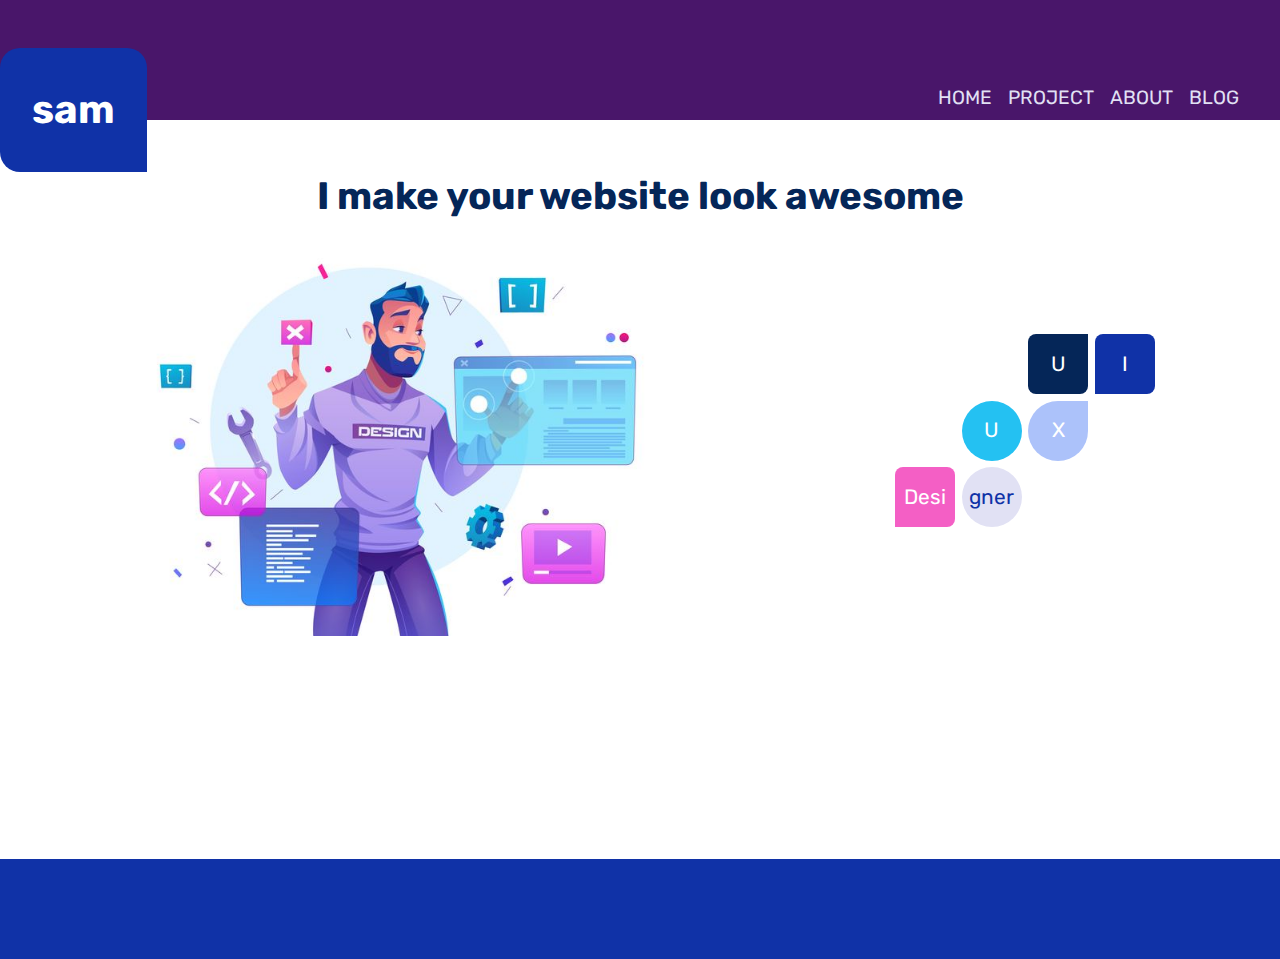
<file: index.html>
<!DOCTYPE html>
<html lang="en">
  <head>
    <meta charset="UTF-8" />
    <meta http-equiv="X-UA-Compatible" content="IE=edge" />
    <meta name="viewport" content="width=device-width, initial-scale=1.0" />
    <title>Home || page</title>
    <!-- css link -->
    <link rel="stylesheet" href="./css/main.css" />
    <!-- fontawesome -->
    <link
      rel="stylesheet"
      href="https://cdnjs.cloudflare.com/ajax/libs/font-awesome/5.15.3/css/all.min.css"
      integrity="sha512-iBBXm8fW90+nuLcSKlbmrPcLa0OT92xO1BIsZ+ywDWZCvqsWgccV3gFoRBv0z+8dLJgyAHIhR35VZc2oM/gI1w=="
      crossorigin="anonymous"
    />
  </head>
  <body>
    <!-- heaeder -->
    <header class="header">
      <div class="container">
        <div class="content">
          <div class="logo-container">
            <h2 class="logo">sam</h2>
          </div>
          <!-- navbar -->
          <div class="nav-container">
            <input type="checkbox" class="hamburger-menu" id="hamburger-menu" />
            <nav class="navbar">
              <ul class="navbar-items">
                <li class="navbar-item">
                  <a href="index.html" class="navbar-link">Home</a>
                </li>
                <li class="navbar-item">
                  <a href="project.html" class="navbar-link">project</a>
                </li>
                <li class="navbar-item">
                  <a href="about.html" class="navbar-link">about</a>
                </li>
                <li class="navbar-item">
                  <a href="blog.html" class="navbar-link">blog</a>
                </li>
              </ul>
            </nav>
            <label for="hamburger-menu" class="hamburger-box">
              <div class="menu"></div>
            </label>
          </div>
          <!-- end of navbar -->
        </div>
      </div>
    </header>
    <!-- end of header -->
    <!-- hero section -->
    <section class="hero">
      <div class="container">
        <h1 class="hero-title">I make your website look awesome</h1>
        <div class="hero-content">
          <div class="hero-img-container">
            <img
              src="./img/web-developement.jpg"
              alt="web-developement photo"
              class="hero-photo"
            />
          </div>
          <div class="hero-boxes">
            <div class="box box-1"><p>U</p></div>
            <div class="box box-2"><p>I</p></div>
            <div class="box box-3"><p>U</p></div>
            <div class="box box-4"><p>X</p></div>
            <div class="box box-5"><p>Desi</p></div>
            <div class="box box-6"><p>gner</p></div>
          </div>
        </div>
      </div>
    </section>
    <!-- end of hero section -->
    <!-- footer -->
    <footer class="footer">
      <div class="container">
        <div class="footer-content">
          <!-- footer icons -->
          <div class="footer-icon">
            <a
              href="https://www.instagram.com/samanfyz68/"
              target="_blank"
              class="footer-link"
            >
              <i class="fab fa-instagram"></i>
            </a>
          </div>
          <div class="footer-icon">
            <a
              href="https://www.facebook.com/profile.php?id=100023466693218"
              target="_blank"
              class="footer-link"
              ><i class="fab fa-facebook"></i
            ></a>
          </div>
          <div class="footer-icon">
            <a
              href="https://twitter.com/Saman27858105"
              target="_blank"
              class="footer-link"
              ><i class="fab fa-twitter"></i
            ></a>
          </div>
          <div class="footer-icon">
            <a
              href="https://github.com/saman-zdf"
              target="_blank"
              class="footer-link"
              ><i class="fab fa-github"></i
            ></a>
          </div>
        </div>
      </div>
    </footer>
  </body>
</html>
</file>
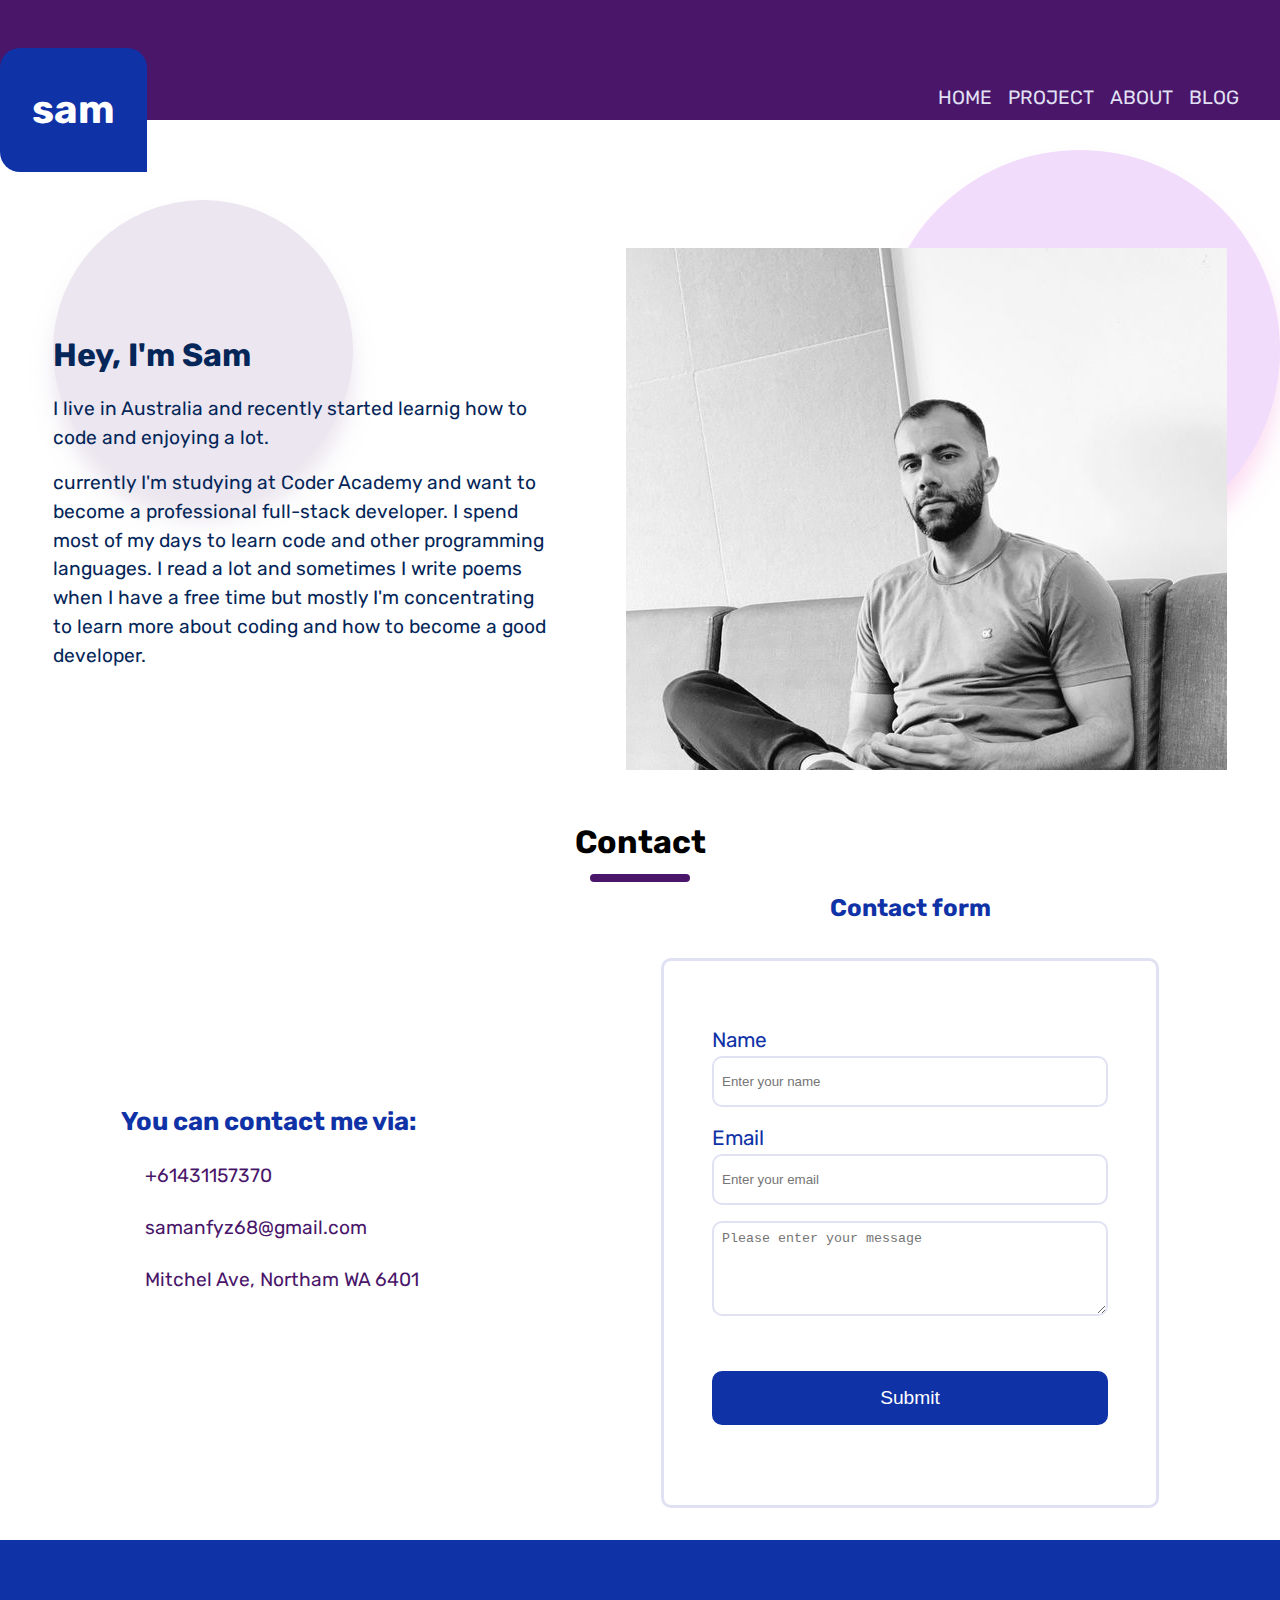
<file: about.html>
<!DOCTYPE html>
<html lang="en">
  <head>
    <meta charset="UTF-8" />
    <meta http-equiv="X-UA-Compatible" content="IE=edge" />
    <meta name="viewport" content="width=device-width, initial-scale=1.0" />
    <title>About || page</title>
    <!-- css link -->
    <link rel="stylesheet" href="./css/main.css" />
    <!-- fontawesome -->
    <link
      rel="stylesheet"
      href="https://cdnjs.cloudflare.com/ajax/libs/font-awesome/5.15.3/css/all.min.css"
      integrity="sha512-iBBXm8fW90+nuLcSKlbmrPcLa0OT92xO1BIsZ+ywDWZCvqsWgccV3gFoRBv0z+8dLJgyAHIhR35VZc2oM/gI1w=="
      crossorigin="anonymous"
    />
  </head>
  <body>
    <!-- heaeder -->
    <header class="header">
      <div class="container">
        <div class="content">
          <div class="logo-container">
            <h2 class="logo">sam</h2>
          </div>
          <!-- navbar -->
          <div class="nav-container">
            <input type="checkbox" class="hamburger-menu" id="hamburger-menu" />
            <nav class="navbar">
              <ul class="navbar-items">
                <li class="navbar-item">
                  <a href="index.html" class="navbar-link">Home</a>
                </li>
                <li class="navbar-item">
                  <a href="project.html" class="navbar-link">project</a>
                </li>
                <li class="navbar-item">
                  <a href="about.html" class="navbar-link">about</a>
                </li>
                <li class="navbar-item">
                  <a href="blog.html" class="navbar-link">blog</a>
                </li>
              </ul>
            </nav>
            <label for="hamburger-menu" class="hamburger-box">
              <div class="menu"></div>
            </label>
          </div>
          <!-- end of navbar -->
        </div>
      </div>
    </header>
    <!-- end of header -->
    <!-- about section -->
    <section class="about">
      <div class="container">
        <div class="about-content">
          <div class="about-info">
            <h2 class="about-sup">Hey, I'm Sam</h2>
            <p class="about-text">
              I live in Australia and recently started learnig how to code and
              enjoying a lot.
            </p>
            <p class="about-text">
              currently I'm studying at Coder Academy and want to become a
              professional full-stack developer. I spend most of my days to
              learn code and other programming languages. I read a lot and
              sometimes I write poems when I have a free time but mostly I'm
              concentrating to learn more about coding and how to become a good
              developer.
            </p>
          </div>
          <div class="about-img-container">
            <img src="./img/about-2.jpg" alt="my-photo" class="about-photo" />
          </div>
        </div>
      </div>
    </section>
    <!-- end of section -->
    <!-- contact section -->
    <section class="contact">
      <div class="container">
        <h2 class="title">Contact</h2>
        <div class="bottom-line"></div>
        <div class="contact-info">
          <div class="contact-details">
            <h3 class="contact-sup">You can contact me via:</h3>
            <p class="contact-text">
              <i class="fas fa-phone"></i> +61431157370
            </p>
            <p class="contact-text">
              <i class="fas fa-envelope"></i> samanfyz68@gmail.com
            </p>
            <p class="contact-text">
              <i class="fas fa-address-card"></i>
              Mitchel Ave, Northam WA 6401
            </p>
          </div>
          <div class="contact-form">
            <h3 class="contact-title">Contact form</h3>
            <form
              action="https://formspree.io/f/xoqyqpwd"
              method="post"
              class="form-group"
            >
              <div class="form-container">
                <label for="name " class="label">Name</label>
                <input
                  type="text"
                  name="firstname"
                  class="input"
                  placeholder="Enter your name"
                />

                <label for="email " class="label">Email</label>
                <input
                  type="email"
                  name="email"
                  class="input"
                  placeholder="Enter your email"
                />
                <textarea
                  name="message"
                  class="contact-message"
                  rows="5"
                  placeholder="Please enter your message"
                ></textarea>
              </div>
              <button type="submit" class="contact-btn">Submit</button>
            </form>
          </div>
        </div>
      </div>
    </section>
    <!-- end of contact section -->
    <!-- footer -->
    <footer class="footer">
      <div class="container">
        <div class="footer-content">
          <!-- footer icons -->
          <div class="footer-icon">
            <a
              href="https://www.instagram.com/samanfyz68/"
              target="_blank"
              class="footer-link"
            >
              <i class="fab fa-instagram"></i>
            </a>
          </div>
          <div class="footer-icon">
            <a
              href="https://www.facebook.com/profile.php?id=100023466693218"
              target="_blank"
              class="footer-link"
              ><i class="fab fa-facebook"></i
            ></a>
          </div>
          <div class="footer-icon">
            <a
              href="https://twitter.com/Saman27858105"
              target="_blank"
              class="footer-link"
              ><i class="fab fa-twitter"></i
            ></a>
          </div>
          <div class="footer-icon">
            <a
              href="https://github.com/saman-zdf"
              target="_blank"
              class="footer-link"
              ><i class="fab fa-github"></i
            ></a>
          </div>
        </div>
      </div>
    </footer>
  </body>
</html>
</file>
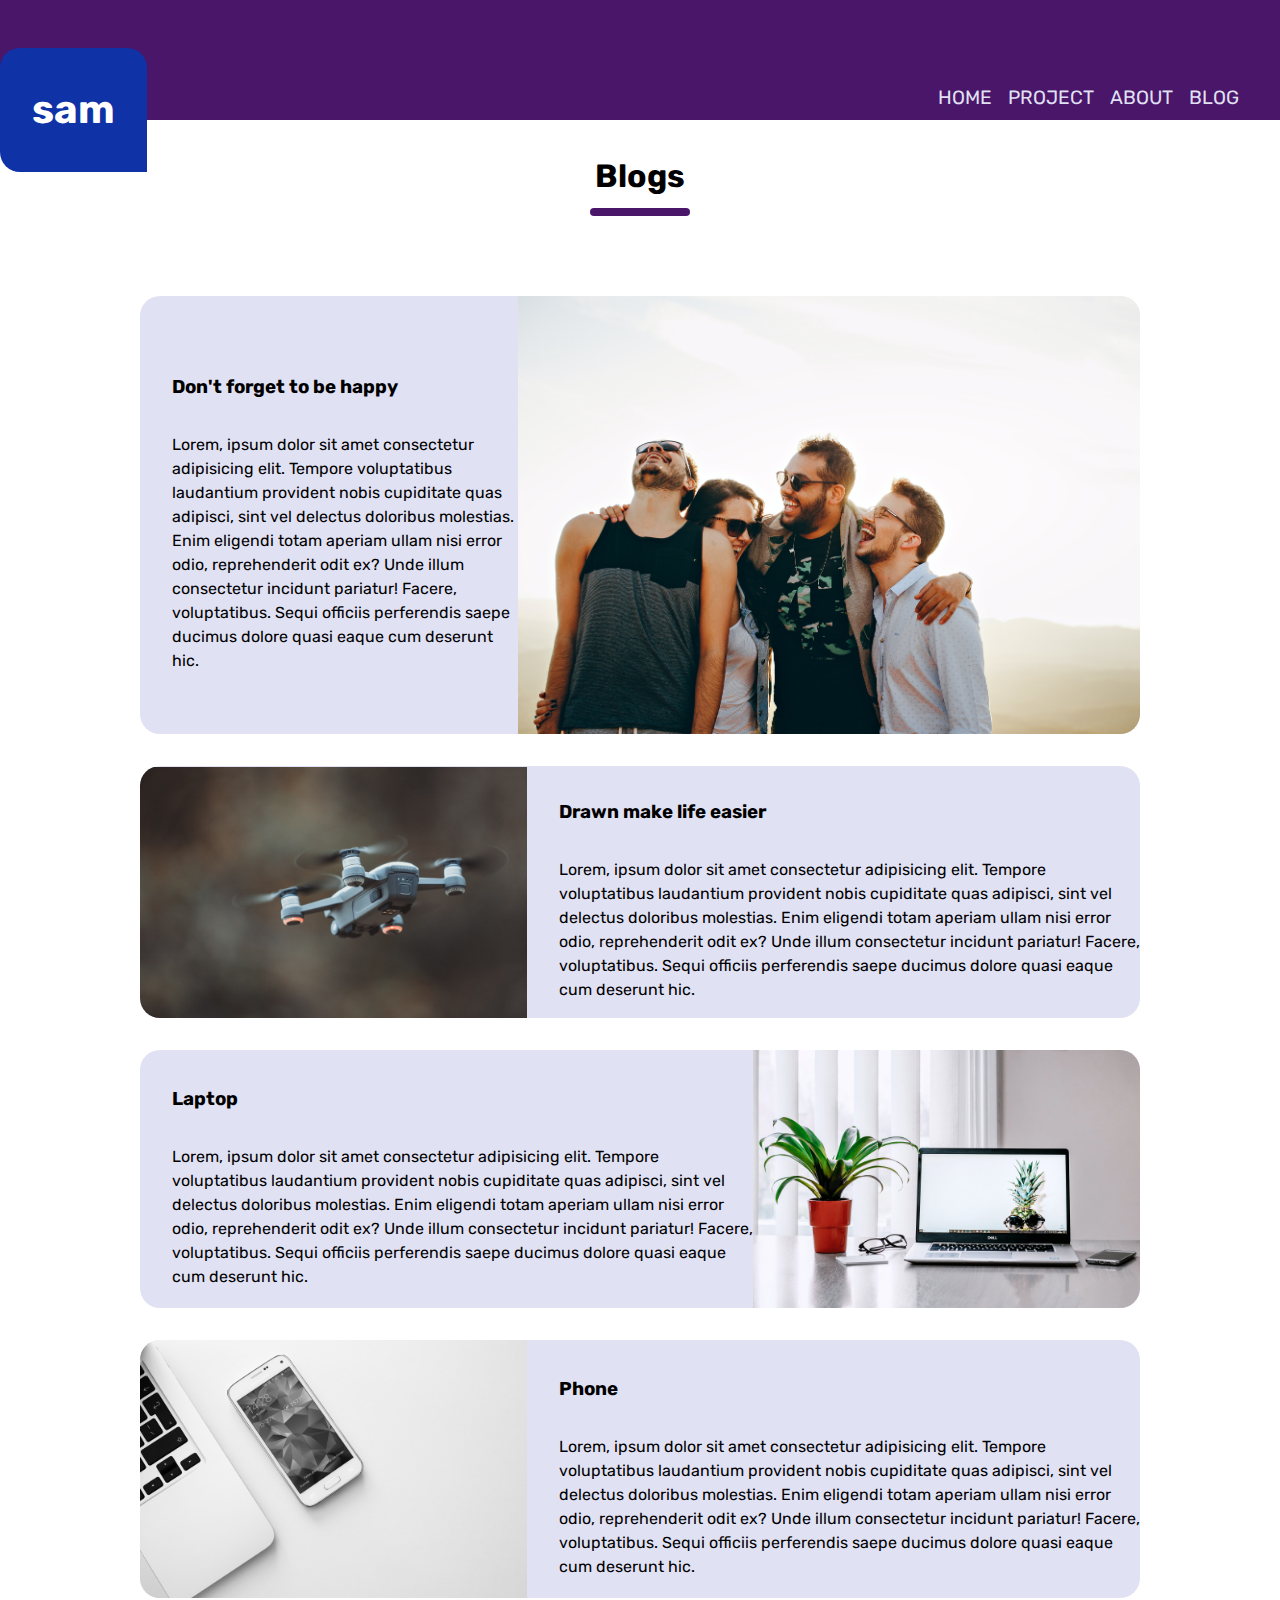
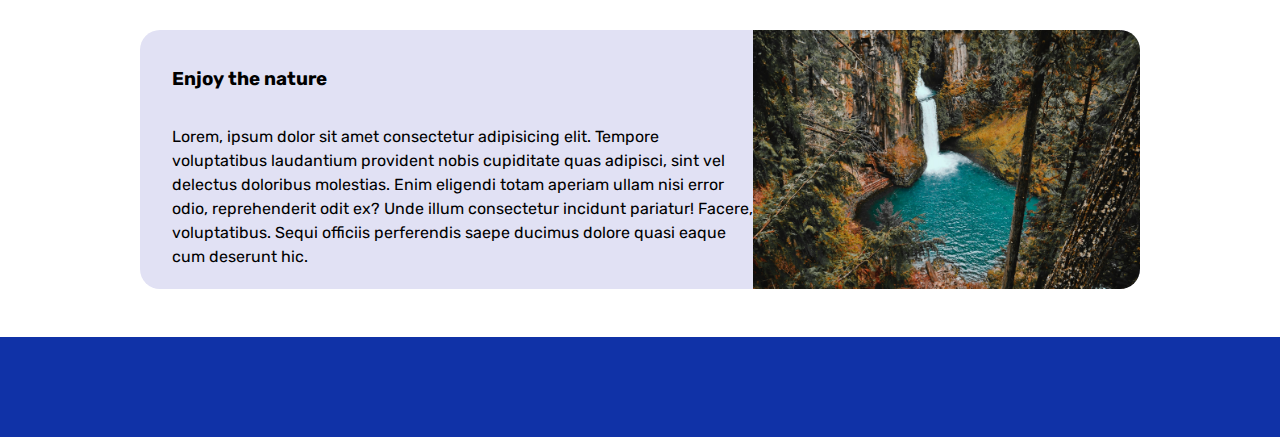
<file: blog.html>
<!DOCTYPE html>
<html lang="en">
  <head>
    <meta charset="UTF-8" />
    <meta http-equiv="X-UA-Compatible" content="IE=edge" />
    <meta name="viewport" content="width=device-width, initial-scale=1.0" />
    <title>Blog || page</title>
    <!-- css link -->
    <link rel="stylesheet" href="./css/main.css" />
    <!-- fontawesome -->
    <link
      rel="stylesheet"
      href="https://cdnjs.cloudflare.com/ajax/libs/font-awesome/5.15.3/css/all.min.css"
      integrity="sha512-iBBXm8fW90+nuLcSKlbmrPcLa0OT92xO1BIsZ+ywDWZCvqsWgccV3gFoRBv0z+8dLJgyAHIhR35VZc2oM/gI1w=="
      crossorigin="anonymous"
    />
  </head>
  <body>
    <!-- heaeder -->
    <header class="header">
      <div class="container">
        <div class="content">
          <div class="logo-container">
            <h2 class="logo">sam</h2>
          </div>
          <!-- navbar -->
          <div class="nav-container">
            <input type="checkbox" class="hamburger-menu" id="hamburger-menu" />
            <nav class="navbar">
              <ul class="navbar-items">
                <li class="navbar-item">
                  <a href="index.html" class="navbar-link">Home</a>
                </li>
                <li class="navbar-item">
                  <a href="project.html" class="navbar-link">project</a>
                </li>
                <li class="navbar-item">
                  <a href="about.html" class="navbar-link">about</a>
                </li>
                <li class="navbar-item">
                  <a href="blog.html" class="navbar-link">blog</a>
                </li>
              </ul>
            </nav>
            <label for="hamburger-menu" class="hamburger-box">
              <div class="menu"></div>
            </label>
          </div>
          <!-- end of navbar -->
        </div>
      </div>
    </header>
    <!-- end of header -->
    <section class="blog">
      <div class="container">
        <h2 class="title">Blogs</h2>
        <div class="bottom-line"></div>
        <div class="blog-content">
          <!-- single article -->
          <aritcle class="article">
            <div class="article-img-container">
              <img
                src="./Img-3/happy-people.jpg"
                alt="happy-people"
                class="article-photo"
              />
            </div>
            <div class="article-info">
              <h3 class="article-sup">Don't forget to be happy</h3>
              <p class="article-text">
                Lorem, ipsum dolor sit amet consectetur adipisicing elit.
                Tempore voluptatibus laudantium provident nobis cupiditate quas
                adipisci, sint vel delectus doloribus molestias. Enim eligendi
                totam aperiam ullam nisi error odio, reprehenderit odit ex? Unde
                illum consectetur incidunt pariatur! Facere, voluptatibus. Sequi
                officiis perferendis saepe ducimus dolore quasi eaque cum
                deserunt hic.
              </p>
            </div>
          </aritcle>
          <!-- end of single article -->
          <!-- single article -->
          <aritcle class="article">
            <div class="article-img-container">
              <img
                src="././Img-3/gadget.jpg"
                alt="gadget"
                class="article-photo"
              />
            </div>
            <div class="article-info">
              <h3 class="article-sup">Drawn make life easier</h3>
              <p class="article-text">
                Lorem, ipsum dolor sit amet consectetur adipisicing elit.
                Tempore voluptatibus laudantium provident nobis cupiditate quas
                adipisci, sint vel delectus doloribus molestias. Enim eligendi
                totam aperiam ullam nisi error odio, reprehenderit odit ex? Unde
                illum consectetur incidunt pariatur! Facere, voluptatibus. Sequi
                officiis perferendis saepe ducimus dolore quasi eaque cum
                deserunt hic.
              </p>
            </div>
          </aritcle>
          <!-- end of single article -->
          <!-- single article -->
          <aritcle class="article">
            <div class="article-img-container">
              <img
                src="./Img-3/laptop.jpg"
                alt="laptop"
                class="article-photo"
              />
            </div>
            <div class="article-info">
              <h3 class="article-sup">Laptop</h3>
              <p class="article-text">
                Lorem, ipsum dolor sit amet consectetur adipisicing elit.
                Tempore voluptatibus laudantium provident nobis cupiditate quas
                adipisci, sint vel delectus doloribus molestias. Enim eligendi
                totam aperiam ullam nisi error odio, reprehenderit odit ex? Unde
                illum consectetur incidunt pariatur! Facere, voluptatibus. Sequi
                officiis perferendis saepe ducimus dolore quasi eaque cum
                deserunt hic.
              </p>
            </div>
          </aritcle>
          <!-- end of single article -->
          <!-- single article -->
          <aritcle class="article">
            <div class="article-img-container">
              <img src="./Img-3/phone.jpg" alt="laptop" class="article-photo" />
            </div>
            <div class="article-info">
              <h3 class="article-sup">Phone</h3>
              <p class="article-text">
                Lorem, ipsum dolor sit amet consectetur adipisicing elit.
                Tempore voluptatibus laudantium provident nobis cupiditate quas
                adipisci, sint vel delectus doloribus molestias. Enim eligendi
                totam aperiam ullam nisi error odio, reprehenderit odit ex? Unde
                illum consectetur incidunt pariatur! Facere, voluptatibus. Sequi
                officiis perferendis saepe ducimus dolore quasi eaque cum
                deserunt hic.
              </p>
            </div>
          </aritcle>
          <!-- end of single article -->
          <!-- single article -->
          <aritcle class="article">
            <div class="article-img-container">
              <img
                src="./Img-3/waterfall.jpg"
                alt="laptop"
                class="article-photo"
              />
            </div>
            <div class="article-info">
              <h3 class="article-sup">Enjoy the nature</h3>
              <p class="article-text">
                Lorem, ipsum dolor sit amet consectetur adipisicing elit.
                Tempore voluptatibus laudantium provident nobis cupiditate quas
                adipisci, sint vel delectus doloribus molestias. Enim eligendi
                totam aperiam ullam nisi error odio, reprehenderit odit ex? Unde
                illum consectetur incidunt pariatur! Facere, voluptatibus. Sequi
                officiis perferendis saepe ducimus dolore quasi eaque cum
                deserunt hic.
              </p>
            </div>
          </aritcle>
          <!-- end of single article -->
        </div>
      </div>
    </section>
    <!-- footer -->
    <footer class="footer">
      <div class="container">
        <div class="footer-content">
          <!-- footer icons -->
          <div class="footer-icon">
            <a
              href="https://www.instagram.com/samanfyz68/"
              target="_blank"
              class="footer-link"
            >
              <i class="fab fa-instagram"></i>
            </a>
          </div>
          <div class="footer-icon">
            <a
              href="https://www.facebook.com/profile.php?id=100023466693218"
              target="_blank"
              class="footer-link"
              ><i class="fab fa-facebook"></i
            ></a>
          </div>
          <div class="footer-icon">
            <a
              href="https://twitter.com/Saman27858105"
              target="_blank"
              class="footer-link"
              ><i class="fab fa-twitter"></i
            ></a>
          </div>
          <div class="footer-icon">
            <a
              href="https://github.com/saman-zdf"
              target="_blank"
              class="footer-link"
              ><i class="fab fa-github"></i
            ></a>
          </div>
        </div>
      </div>
    </footer>
  </body>
</html>
</file>
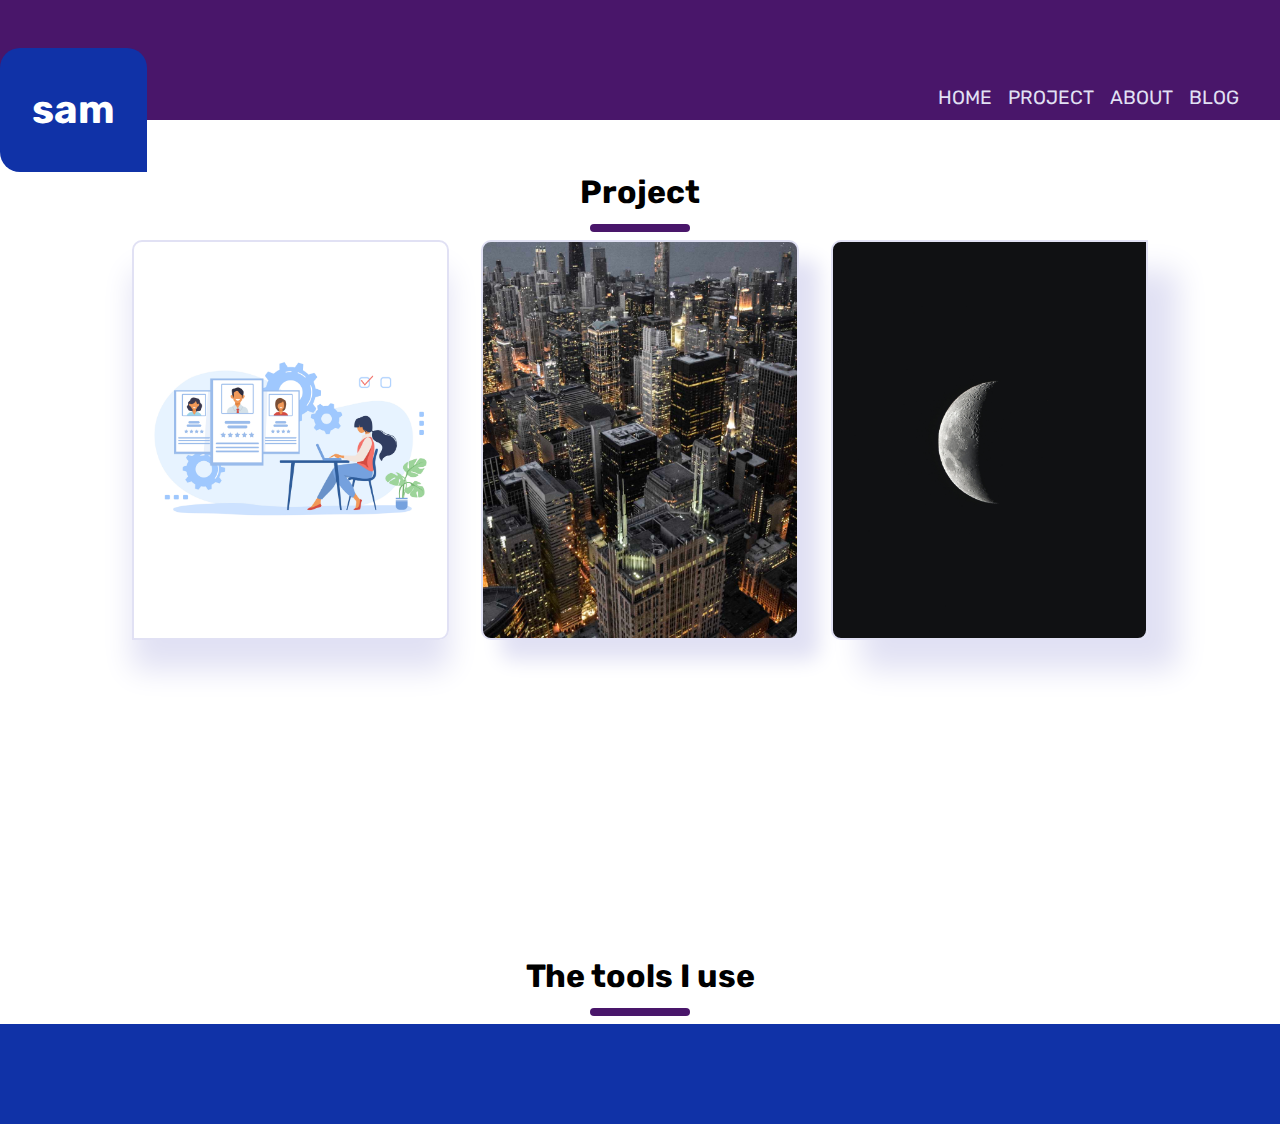
<file: project.html>
<!DOCTYPE html>
<html lang="en">
  <head>
    <meta charset="UTF-8" />
    <meta http-equiv="X-UA-Compatible" content="IE=edge" />
    <meta name="viewport" content="width=device-width, initial-scale=1.0" />
    <title>Home || page</title>
    <!-- css link -->
    <link rel="stylesheet" href="./css/main.css" />
    <!-- fontawesome -->
    <link
      rel="stylesheet"
      href="https://cdnjs.cloudflare.com/ajax/libs/font-awesome/5.15.3/css/all.min.css"
      integrity="sha512-iBBXm8fW90+nuLcSKlbmrPcLa0OT92xO1BIsZ+ywDWZCvqsWgccV3gFoRBv0z+8dLJgyAHIhR35VZc2oM/gI1w=="
      crossorigin="anonymous"
    />
  </head>
  <body>
    <!-- heaeder -->
    <header class="header">
      <div class="container">
        <div class="content">
          <div class="logo-container">
            <h2 class="logo">sam</h2>
          </div>
          <!-- navbar -->
          <div class="nav-container">
            <input type="checkbox" class="hamburger-menu" id="hamburger-menu" />
            <nav class="navbar">
              <ul class="navbar-items">
                <li class="navbar-item">
                  <a href="index.html" class="navbar-link">Home</a>
                </li>
                <li class="navbar-item">
                  <a href="project.html" class="navbar-link">project</a>
                </li>
                <li class="navbar-item">
                  <a href="about.html" class="navbar-link">about</a>
                </li>
                <li class="navbar-item">
                  <a href="blog.html" class="navbar-link">blog</a>
                </li>
              </ul>
            </nav>
            <label for="hamburger-menu" class="hamburger-box">
              <div class="menu"></div>
            </label>
          </div>
          <!-- end of navbar -->
        </div>
      </div>
    </header>
    <!-- end of header -->
    <!-- project section -->
    <section class="project">
      <div class="container">
        <h2 class="title">Project</h2>
        <div class="bottom-line"></div>
        <div class="project-content">
          <!-- singel card -->
          <article class="card card-1">
            <div class="card-info">
              <h3 class="card-title">Waste to clean Energy</h3>
              <p class="card-text">
                100% Diversion of Energy-Rich Organic Waste from: lanfill,
                export. the Oceans and commerce/industry
              </p>
              <a
                href="https://www.lep.net.au/index.html"
                target="_blank"
                class="btn"
                >Explore</a
              >
            </div>
          </article>
          <!-- end of singel card -->
          <!-- singel card -->
          <article class="card card-2">
            <div class="card-info">
              <h3 class="card-title">The Sky Is The Limit</h3>
              <p class="card-text">
                We Provide World Class Financial Assistance
              </p>
              <a
                href="https://edgeledger123.netlify.app/"
                target="_blank"
                class="btn"
                >Explore</a
              >
            </div>
          </article>
          <!-- end of singel card -->
          <!-- singel card -->
          <article class="card card-3">
            <div class="card-info">
              <h3 class="card-title">Testing portfolio</h3>
              <p class="card-text">web designing and web developing</p>
              <a
                href="https://needful.netlify.app/index.html"
                target="_blank"
                class="btn"
                >Explore</a
              >
            </div>
          </article>
          <!-- end of singel card -->
        </div>
      </div>
    </section>
    <!-- end of project section -->
    <!-- tools section -->
    <section class="tools">
      <div class="container">
        <h2 class="title">The tools I use</h2>
        <div class="bottom-line"></div>
        <div class="tools-content">
          <!-- single tool -->
          <div class="tool">
            <i class="fab fa-html5"></i>
          </div>
          <!-- end of single tool -->
          <!-- single tool -->
          <div class="tool">
            <i class="fab fa-css3-alt"></i>
          </div>
          <!-- end of single tool -->
          <!-- single tool -->
          <div class="tool">
            <i class="fab fa-sass"></i>
          </div>
          <!-- end of single tool -->
        </div>
      </div>
    </section>
    <!-- end of tools section -->
    <!-- footer -->
    <footer class="footer">
      <div class="container">
        <div class="footer-content">
          <!-- footer icons -->
          <div class="footer-icon">
            <a
              href="https://www.instagram.com/samanfyz68/"
              target="_blank"
              class="footer-link"
            >
              <i class="fab fa-instagram"></i>
            </a>
          </div>
          <div class="footer-icon">
            <a
              href="https://www.facebook.com/profile.php?id=100023466693218"
              target="_blank"
              class="footer-link"
              ><i class="fab fa-facebook"></i
            ></a>
          </div>
          <div class="footer-icon">
            <a
              href="https://twitter.com/Saman27858105"
              target="_blank"
              class="footer-link"
              ><i class="fab fa-twitter"></i
            ></a>
          </div>
          <div class="footer-icon">
            <a
              href="https://github.com/saman-zdf"
              target="_blank"
              class="footer-link"
              ><i class="fab fa-github"></i
            ></a>
          </div>
        </div>
      </div>
    </footer>
  </body>
</html>
</file>
<file: css/main.css>
@import url("https://fonts.googleapis.com/css2?family=Rubik:wght@400;600&display=swap");
.header {
  background: #49166a;
  height: 120px;
  position: relative;
}

.header .logo {
  text-align: center;
  font-size: 2.5rem;
  padding-top: 2rem;
  color: #fff;
}

.header .navbar {
  width: 100%;
  display: -webkit-box;
  display: -ms-flexbox;
  display: flex;
  -webkit-box-pack: center;
      -ms-flex-pack: center;
          justify-content: center;
  -webkit-box-align: center;
      -ms-flex-align: center;
          align-items: center;
  min-height: 70vh;
  text-align: center;
  background-color: #052658;
  -webkit-transform: translateY(-1000px);
          transform: translateY(-1000px);
  -webkit-transition: all 500ms linear;
  transition: all 500ms linear;
}

.header .navbar-item {
  margin-bottom: 1.5rem;
}

.header .navbar-link {
  text-transform: uppercase;
  color: #e1e1f4;
  font-size: 1.2rem;
  -webkit-transition: all 500ms linear;
  transition: all 500ms linear;
  padding-bottom: 0.3rem;
}

.header .navbar-link:hover {
  color: #24c1f2;
  border-bottom: 2px solid #24c1f2;
}

.header .hamburger-menu:checked ~ .navbar {
  -webkit-transform: translateY(0);
          transform: translateY(0);
}

.header .hamburger-menu {
  display: none;
}

.header .menu {
  position: absolute;
  cursor: pointer;
  top: 65px;
  right: 20px;
  width: 50px;
  height: 4px;
  background: #acc2fa;
  border-radius: 40px;
}

.header .menu:before, .header .menu:after {
  content: '';
  position: absolute;
  width: 50px;
  height: 4px;
  background: #acc2fa;
  border-radius: 40px;
}

.header .menu:before {
  content: '';
  top: 10px;
}

.header .menu:after {
  content: '';
  bottom: 10px;
}

.hero {
  padding: 1rem;
  margin: 2rem 0;
  min-height: 75vh;
}

.hero-title {
  text-align: center;
  font-size: 1.8rem;
  color: #052658;
}

.hero-photo {
  display: none;
}

.hero-boxes {
  max-width: 300px;
  display: -ms-grid;
  display: grid;
  margin: 2rem auto;
      grid-template-areas: '. . a b' '. c d .' 'e f . .';
}

.hero .box {
  width: 60px;
  height: 60px;
  margin: 0.2rem;
  display: -webkit-box;
  display: -ms-flexbox;
  display: flex;
  -webkit-box-pack: center;
      -ms-flex-pack: center;
          justify-content: center;
  -webkit-box-align: center;
      -ms-flex-align: center;
          align-items: center;
  color: #ffffff;
  -webkit-transition: all 500ms linear;
  transition: all 500ms linear;
}

.hero .box-1 {
  background: #052658;
  border-radius: 8px;
  border-top-right-radius: 0;
  -ms-grid-row: 1;
  -ms-grid-column: 3;
  grid-area: a;
  -webkit-animation: slideFromRight 0.6s linear 1;
          animation: slideFromRight 0.6s linear 1;
}

.hero .box-2 {
  background: #1032a7;
  border-radius: 8px;
  border-bottom-left-radius: 0;
  -ms-grid-row: 1;
  -ms-grid-column: 4;
  grid-area: b;
  -webkit-animation: slideFromLeft 0.8s linear 1;
          animation: slideFromLeft 0.8s linear 1;
}

.hero .box-3 {
  background: #24c1f2;
  border-radius: 8px;
  border-radius: 50%;
  -ms-grid-row: 2;
  -ms-grid-column: 2;
  grid-area: c;
  -webkit-animation: slideFromBottom 1s linear 1;
          animation: slideFromBottom 1s linear 1;
}

.hero .box-4 {
  background: #acc2fa;
  border-radius: 8px;
  border-radius: 50%;
  border-top-right-radius: 0;
  -ms-grid-row: 2;
  -ms-grid-column: 3;
  grid-area: d;
  -webkit-animation: slideFromTop 1.2s linear 1;
          animation: slideFromTop 1.2s linear 1;
}

.hero .box-5 {
  background: #f45fc5;
  border-radius: 8px;
  border-bottom-left-radius: 0;
  -ms-grid-row: 3;
  -ms-grid-column: 1;
  grid-area: e;
  -webkit-animation: slideLefty 1.4s linear 1;
          animation: slideLefty 1.4s linear 1;
}

.hero .box-6 {
  background: #e1e1f4;
  border-radius: 8px;
  color: #1032a7;
  border-radius: 50%;
  -ms-grid-row: 3;
  -ms-grid-column: 2;
  grid-area: f;
  -webkit-animation: slideRighty 1.6s linear 1;
          animation: slideRighty 1.6s linear 1;
}

.hero p {
  font-size: 1.3rem;
}

@-webkit-keyframes slideFromRight {
  0% {
    -webkit-transform: translateX(-200px);
            transform: translateX(-200px);
    opacity: 0;
  }
  100% {
    -webkit-transform: translateX(0);
            transform: translateX(0);
    opacity: 1;
  }
}

@keyframes slideFromRight {
  0% {
    -webkit-transform: translateX(-200px);
            transform: translateX(-200px);
    opacity: 0;
  }
  100% {
    -webkit-transform: translateX(0);
            transform: translateX(0);
    opacity: 1;
  }
}

@-webkit-keyframes slideFromLeft {
  0% {
    -webkit-transform: translateX(200px);
            transform: translateX(200px);
    opacity: 0;
  }
  100% {
    -webkit-transform: translateX(0);
            transform: translateX(0);
    opacity: 1;
  }
}

@keyframes slideFromLeft {
  0% {
    -webkit-transform: translateX(200px);
            transform: translateX(200px);
    opacity: 0;
  }
  100% {
    -webkit-transform: translateX(0);
            transform: translateX(0);
    opacity: 1;
  }
}

@-webkit-keyframes slideFromBottom {
  0% {
    -webkit-transform: translateY(200px);
            transform: translateY(200px);
    opacity: 0;
  }
  100% {
    -webkit-transform: translateY(0);
            transform: translateY(0);
    opacity: 1;
  }
}

@keyframes slideFromBottom {
  0% {
    -webkit-transform: translateY(200px);
            transform: translateY(200px);
    opacity: 0;
  }
  100% {
    -webkit-transform: translateY(0);
            transform: translateY(0);
    opacity: 1;
  }
}

@-webkit-keyframes slideFromTop {
  0% {
    -webkit-transform: translateY(-200px);
            transform: translateY(-200px);
    opacity: 0;
  }
  100% {
    -webkit-transform: translateY(0);
            transform: translateY(0);
    opacity: 1;
  }
}

@keyframes slideFromTop {
  0% {
    -webkit-transform: translateY(-200px);
            transform: translateY(-200px);
    opacity: 0;
  }
  100% {
    -webkit-transform: translateY(0);
            transform: translateY(0);
    opacity: 1;
  }
}

@-webkit-keyframes slideLefty {
  0% {
    -webkit-transform: translateX(-200px);
            transform: translateX(-200px);
    opacity: 0;
  }
  100% {
    -webkit-transform: translateX(0);
            transform: translateX(0);
    opacity: 1;
  }
}

@keyframes slideLefty {
  0% {
    -webkit-transform: translateX(-200px);
            transform: translateX(-200px);
    opacity: 0;
  }
  100% {
    -webkit-transform: translateX(0);
            transform: translateX(0);
    opacity: 1;
  }
}

@-webkit-keyframes slideRighty {
  0% {
    -webkit-transform: translateX(200px);
            transform: translateX(200px);
    opacity: 0;
  }
  100% {
    -webkit-transform: translateX(0);
            transform: translateX(0);
    opacity: 1;
  }
}

@keyframes slideRighty {
  0% {
    -webkit-transform: translateX(200px);
            transform: translateX(200px);
    opacity: 0;
  }
  100% {
    -webkit-transform: translateX(0);
            transform: translateX(0);
    opacity: 1;
  }
}

.footer {
  height: 100px;
  background: #1032a7;
}

.footer-content {
  display: -webkit-box;
  display: -ms-flexbox;
  display: flex;
  -webkit-box-pack: space-evenly;
      -ms-flex-pack: space-evenly;
          justify-content: space-evenly;
  -webkit-box-align: center;
      -ms-flex-align: center;
          align-items: center;
  padding-top: 2rem;
}

.footer-link {
  color: #ffffff;
  font-size: 1.8rem;
  -webkit-transition: all 350ms ease-in-out;
  transition: all 350ms ease-in-out;
}

.footer-link:hover {
  color: #24c1f2;
}

.project {
  margin: 4rem;
}

.project .card {
  max-width: 350px;
  height: 400px;
  overflow: hidden;
  text-align: center;
  border: 2px solid #e1e1f4;
}

.project .card-title {
  margin-bottom: 1rem;
  font-size: 1.3rem;
}

.project .card-text {
  max-width: 250px;
  margin: 0 auto 1rem;
  padding: 2rem;
}

.project .card-info {
  display: -webkit-box;
  display: -ms-flexbox;
  display: flex;
  -webkit-box-orient: vertical;
  -webkit-box-direction: normal;
      -ms-flex-direction: column;
          flex-direction: column;
  -webkit-box-pack: center;
      -ms-flex-pack: center;
          justify-content: center;
  -webkit-box-align: center;
      -ms-flex-align: center;
          align-items: center;
  width: 100%;
  height: 100%;
  background: #1032a7;
  color: #e1e1f4;
  opacity: 0;
  -webkit-transition: all 350ms ease-in-out;
  transition: all 350ms ease-in-out;
}

.project .card-info:hover {
  opacity: 0.9;
}

.card-1 {
  background: url("../../new-img/intro.img.jpg") center/contain no-repeat;
  border-radius: 10px;
  border-bottom-left-radius: 0;
  -webkit-box-shadow: 0 30px 30px #e1e1f4;
          box-shadow: 0 30px 30px #e1e1f4;
  margin: 2rem auto;
}

.card-2 {
  background: url("../../new-img/showcase.jpg") center/cover no-repeat;
  border-radius: 10px;
  -webkit-box-shadow: 20px 20px 20px #e1e1f4;
          box-shadow: 20px 20px 20px #e1e1f4;
  margin: 2rem auto;
}

.card-3 {
  background: url("../../new-img/showcase-2.jpg") center/cover no-repeat;
  border-radius: 10px;
  border-top-right-radius: 0;
  -webkit-box-shadow: 30px 30px 30px #e1e1f4;
          box-shadow: 30px 30px 30px #e1e1f4;
  margin: 2rem auto;
}

.title {
  text-align: center;
  font-size: 2rem;
}

.bottom-line {
  width: 100px;
  height: 8px;
  border-radius: 80px;
  background-color: #49166a;
  margin: 0.5rem auto;
}

.btn {
  display: inline-block;
  margin-top: 2rem;
  padding: 1rem 2rem;
  color: #ffffff;
  border: none;
  border-radius: 20px;
  background: #052658;
  -webkit-transition: all 350ms ease-in-out;
  transition: all 350ms ease-in-out;
}

.btn:hover {
  background: #ffffff;
  color: #052658;
}

.tools .tool {
  font-size: 7rem;
  text-align: center;
}

.tools .tool:first-child {
  color: red;
}

.tools .tool:nth-child(2) {
  color: #1032a7;
}

.tools .tool:last-child {
  color: #f45fc5;
}

.about {
  margin-top: 5rem;
  padding: 1rem;
}

.about-content {
  display: -webkit-box;
  display: -ms-flexbox;
  display: flex;
  -webkit-box-orient: vertical;
  -webkit-box-direction: normal;
      -ms-flex-direction: column;
          flex-direction: column;
  -webkit-box-pack: center;
      -ms-flex-pack: center;
          justify-content: center;
  -webkit-box-align: center;
      -ms-flex-align: center;
          align-items: center;
  color: #052658;
}

.about-info:after {
  content: '';
  position: absolute;
  top: 200px;
  width: 300px;
  height: 300px;
  z-index: -1;
  opacity: 0.1;
  background: #49166a;
  border-radius: 50%;
  -webkit-box-shadow: 0px 20px 20px #49166a;
          box-shadow: 0px 20px 20px #49166a;
}

.about-sup {
  font-size: 2rem;
}

.about-text {
  font-size: 1.2rem;
  margin: 1rem 0;
  max-width: 500px;
}

.about-photo {
  display: block;
  width: 100%;
}

.contact-info {
  display: -webkit-box;
  display: -ms-flexbox;
  display: flex;
  -webkit-box-orient: vertical;
  -webkit-box-direction: normal;
      -ms-flex-direction: column;
          flex-direction: column;
  -webkit-box-pack: center;
      -ms-flex-pack: center;
          justify-content: center;
  -webkit-box-align: center;
      -ms-flex-align: center;
          align-items: center;
}

.contact-details {
  padding: 2rem;
  margin-bottom: 2rem;
}

.contact-sup {
  font-size: 1.6rem;
  margin: 1rem 0;
  color: #1032a7;
}

.contact-text {
  font-size: 1.2rem;
  color: #49166a;
  margin: 1rem 0;
}

.contact i {
  font-size: 1.5rem;
  margin-right: 1.5rem;
}

.contact .form-group {
  max-width: 500px;
  border: 3px solid #e1e1f4;
  border-radius: 10px;
  padding: 3rem;
  margin: 2rem;
}

.contact-title {
  text-align: center;
  color: #1032a7;
  font-size: 1.5rem;
}

.contact .label {
  display: block;
  font-size: 1.3rem;
  color: #1032a7;
  margin-top: 1rem;
  width: 100%;
}

.contact .input {
  width: 100%;
  padding: 1rem 0.5rem;
  outline: green;
  border-radius: 10px;
  border: 2px solid #e1e1f4;
}

.contact-message {
  width: 100%;
  margin-top: 1rem;
  padding: 0.5rem;
  border-radius: 10px;
  border: 2px solid #e1e1f4;
}

.contact-btn {
  display: inline-block;
  margin: 3rem auto 2rem;
  text-align: center;
  width: 100%;
  padding: 1rem;
  border: none;
  color: #ffffff;
  background: #1032a7;
  font-size: 1.2rem;
  border-radius: 10px;
  -webkit-transition: all 350ms ease-in-out;
  transition: all 350ms ease-in-out;
  cursor: pointer;
}

.contact-btn:hover {
  opacity: 0.8;
}

.blog {
  padding: 2rem;
}

.blog-content {
  display: -webkit-box;
  display: -ms-flexbox;
  display: flex;
  -webkit-box-orient: vertical;
  -webkit-box-direction: normal;
      -ms-flex-direction: column;
          flex-direction: column;
  -webkit-box-pack: center;
      -ms-flex-pack: center;
          justify-content: center;
  -webkit-box-align: center;
      -ms-flex-align: center;
          align-items: center;
  margin-top: 4rem;
}

.blog .article {
  width: auto;
  margin: 1rem 0;
  background: #e1e1f4;
  border-radius: 20px;
  overflow: hidden;
}

.blog .article-sup {
  margin: 2rem 0;
}

.blog .article-text {
  margin-bottom: 1rem;
}

.blog .article-photo {
  display: block;
  width: 100%;
}

@media (min-width: 800px) {
  .header .content {
    display: -webkit-box;
    display: -ms-flexbox;
    display: flex;
    -webkit-box-pack: justify;
        -ms-flex-pack: justify;
            justify-content: space-between;
    -webkit-box-align: center;
        -ms-flex-align: center;
            align-items: center;
    padding-top: 3rem;
  }
  .header .logo {
    background: #1032a7;
    padding: 2rem;
    border-radius: 20px;
    border-bottom-right-radius: 0;
  }
  .header .navbar {
    -webkit-transform: translateY(0);
            transform: translateY(0);
    width: 400px;
    min-height: 0;
    background: none;
  }
  .header .navbar-items {
    display: -webkit-box;
    display: -ms-flexbox;
    display: flex;
  }
  .header .navbar-item {
    margin-left: 1rem;
  }
  .header .menu {
    display: none;
  }
  .hero-photo {
    display: block;
    width: 80%;
    margin: 0 auto;
  }
  .hero-title {
    font-size: 2.4rem;
  }
  .hero-content {
    display: -webkit-box;
    display: -ms-flexbox;
    display: flex;
    -webkit-box-pack: justify;
        -ms-flex-pack: justify;
            justify-content: space-between;
    -webkit-box-align: center;
        -ms-flex-align: center;
            align-items: center;
  }
  .hero .box {
    max-width: 100px;
    max-height: 100px;
  }
  .hero .boxes {
    max-width: 600px;
  }
  .project {
    margin-top: 3rem;
    height: 80vh;
  }
  .project-content {
    display: -webkit-box;
    display: -ms-flexbox;
    display: flex;
    -webkit-box-pack: center;
        -ms-flex-pack: center;
            justify-content: center;
    -webkit-box-align: center;
        -ms-flex-align: center;
            align-items: center;
  }
  .card-1,
  .card-2,
  .card-3 {
    margin: 0 1rem;
    -webkit-box-flex: 0.3;
        -ms-flex: 0.3;
            flex: 0.3;
  }
  .tools-content {
    display: -webkit-box;
    display: -ms-flexbox;
    display: flex;
    -ms-flex-pack: distribute;
        justify-content: space-around;
    -webkit-box-align: center;
        -ms-flex-align: center;
            align-items: center;
  }
  .about-content {
    -webkit-box-orient: horizontal;
    -webkit-box-direction: normal;
        -ms-flex-direction: row;
            flex-direction: row;
    -ms-flex-pack: distribute;
        justify-content: space-around;
    margin: 2rem 0;
  }
  .about-img-container:before {
    content: '';
    width: 400px;
    height: 400px;
    background-color: #c253ed;
    position: absolute;
    border-radius: 50%;
    z-index: -1;
    top: 150px;
    right: 0;
    opacity: 0.2;
    -webkit-box-shadow: 0 20px 20px #f45fc5;
            box-shadow: 0 20px 20px #f45fc5;
  }
  .contact-info {
    -webkit-box-orient: horizontal;
    -webkit-box-direction: normal;
        -ms-flex-direction: row;
            flex-direction: row;
    -ms-flex-pack: distribute;
        justify-content: space-around;
  }
  .article {
    max-width: 1000px;
    display: -webkit-box;
    display: -ms-flexbox;
    display: flex;
    -webkit-box-pack: space-evenly;
        -ms-flex-pack: space-evenly;
            justify-content: space-evenly;
    -webkit-box-align: center;
        -ms-flex-align: center;
            align-items: center;
  }
  .article-info {
    padding-left: 2rem;
  }
  .article:first-child, .article:nth-child(3), .article:nth-child(5) {
    -webkit-box-orient: horizontal;
    -webkit-box-direction: reverse;
        -ms-flex-direction: row-reverse;
            flex-direction: row-reverse;
  }
}

* {
  margin: 0;
  padding: 0;
  -webkit-box-sizing: border-box;
          box-sizing: border-box;
}

body {
  font-family: 'Rubik', sans-serif;
  line-height: 1.5;
}

a {
  text-decoration: none;
}

ul {
  list-style-type: none;
}

.container {
  max-width: 1400px;
  margin: 0 auto;
}
/*# sourceMappingURL=main.css.map */
</file>
